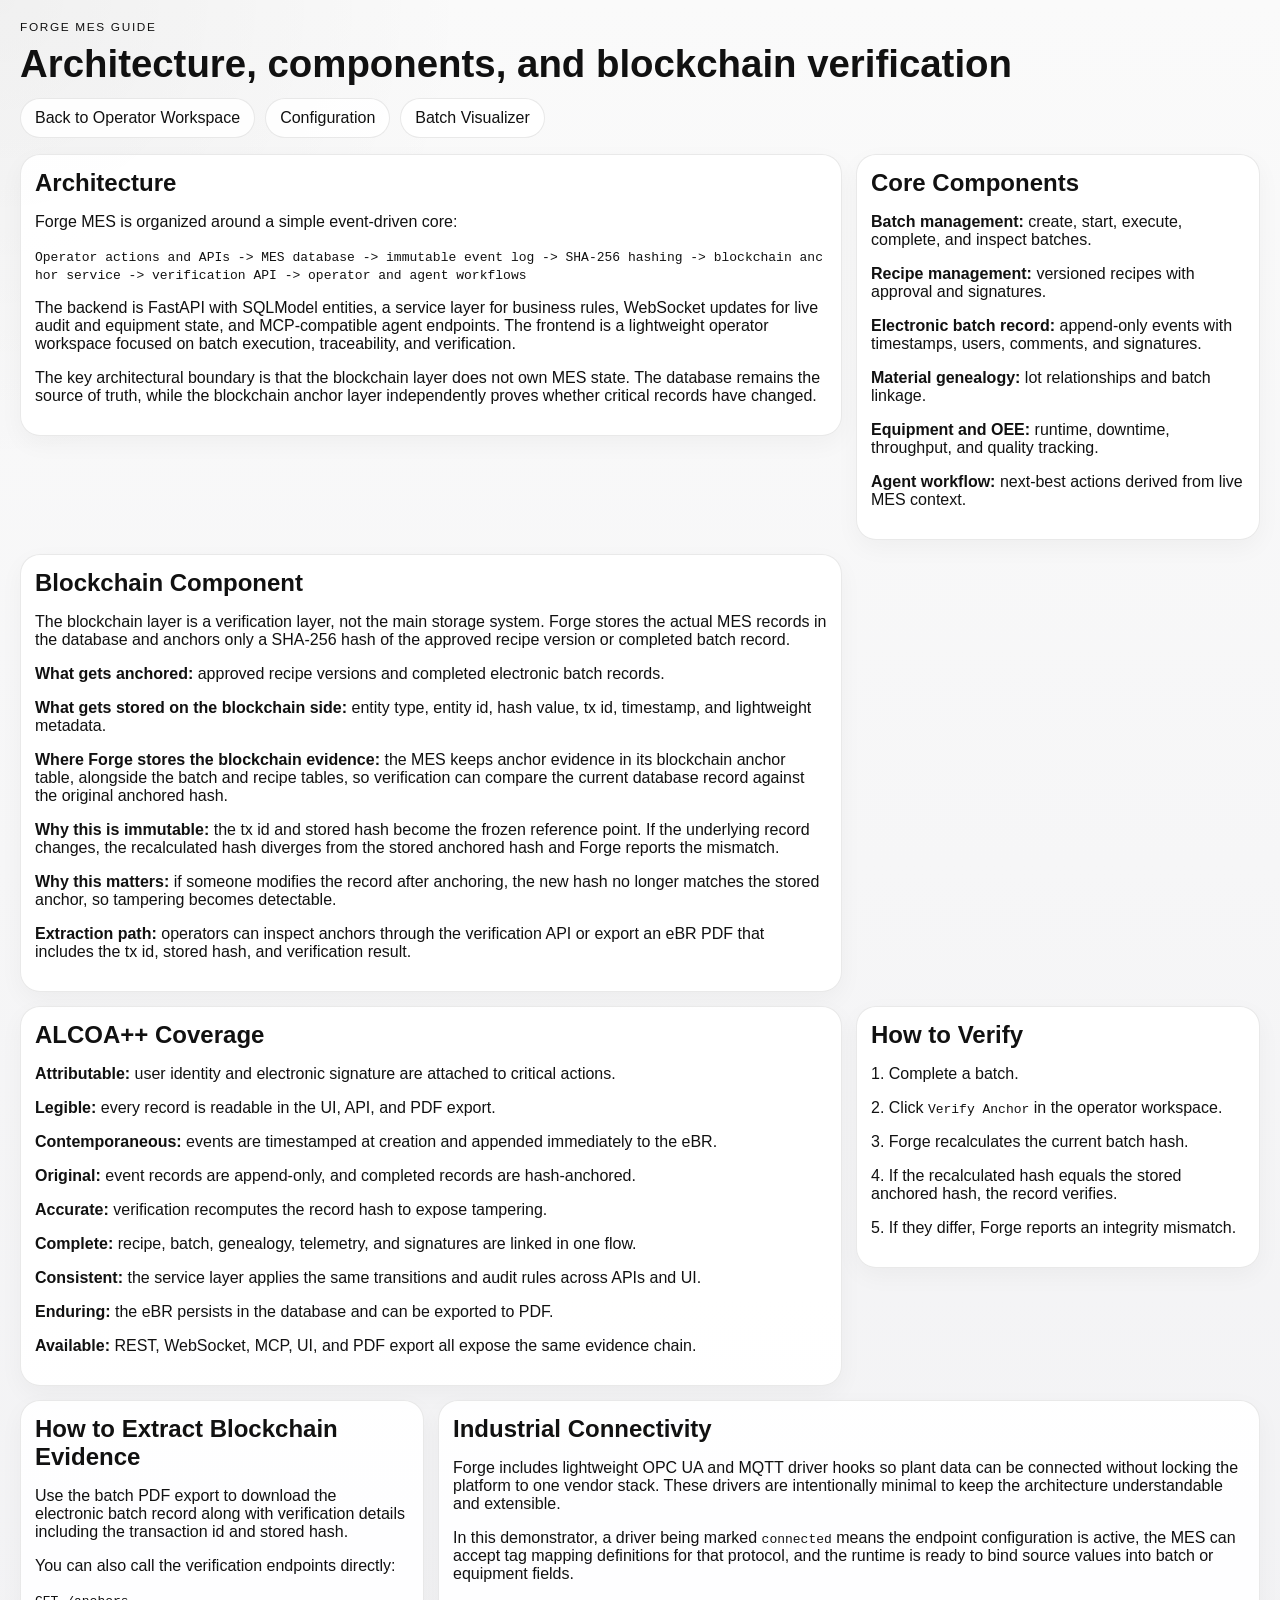
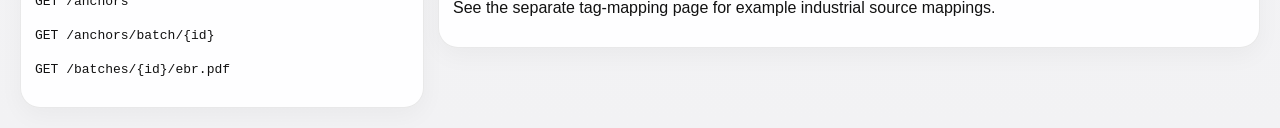
<file: static/guide.html>
<!DOCTYPE html>
<html lang="en">
<head>
  <meta charset="UTF-8">
  <meta name="viewport" content="width=device-width, initial-scale=1.0">
  <title>Forge MES Guide</title>
  <link rel="stylesheet" href="/static/styles.css">
</head>
<body>
  <main class="layout guide-layout">
    <section class="guide-header">
      <p class="eyebrow">Forge MES Guide</p>
      <h1 class="guide-title">Architecture, components, and blockchain verification</h1>
      <div class="topbar">
        <a class="nav-link" href="/">Back to Operator Workspace</a>
        <a class="nav-link" href="/configuration">Configuration</a>
        <a class="nav-link" href="/batch-visualizer">Batch Visualizer</a>
      </div>
    </section>

    <section class="guide-grid">
      <article class="card wide-card">
        <h2>Architecture</h2>
        <p>Forge MES is organized around a simple event-driven core:</p>
        <p><code>Operator actions and APIs -> MES database -> immutable event log -> SHA-256 hashing -> blockchain anchor service -> verification API -> operator and agent workflows</code></p>
        <p>The backend is FastAPI with SQLModel entities, a service layer for business rules, WebSocket updates for live audit and equipment state, and MCP-compatible agent endpoints. The frontend is a lightweight operator workspace focused on batch execution, traceability, and verification.</p>
        <p>The key architectural boundary is that the blockchain layer does not own MES state. The database remains the source of truth, while the blockchain anchor layer independently proves whether critical records have changed.</p>
      </article>

      <article class="card">
        <h2>Core Components</h2>
        <p><strong>Batch management:</strong> create, start, execute, complete, and inspect batches.</p>
        <p><strong>Recipe management:</strong> versioned recipes with approval and signatures.</p>
        <p><strong>Electronic batch record:</strong> append-only events with timestamps, users, comments, and signatures.</p>
        <p><strong>Material genealogy:</strong> lot relationships and batch linkage.</p>
        <p><strong>Equipment and OEE:</strong> runtime, downtime, throughput, and quality tracking.</p>
        <p><strong>Agent workflow:</strong> next-best actions derived from live MES context.</p>
      </article>

      <article class="card wide-card">
        <h2>Blockchain Component</h2>
        <p>The blockchain layer is a verification layer, not the main storage system. Forge stores the actual MES records in the database and anchors only a SHA-256 hash of the approved recipe version or completed batch record.</p>
        <p><strong>What gets anchored:</strong> approved recipe versions and completed electronic batch records.</p>
        <p><strong>What gets stored on the blockchain side:</strong> entity type, entity id, hash value, tx id, timestamp, and lightweight metadata.</p>
        <p><strong>Where Forge stores the blockchain evidence:</strong> the MES keeps anchor evidence in its blockchain anchor table, alongside the batch and recipe tables, so verification can compare the current database record against the original anchored hash.</p>
        <p><strong>Why this is immutable:</strong> the tx id and stored hash become the frozen reference point. If the underlying record changes, the recalculated hash diverges from the stored anchored hash and Forge reports the mismatch.</p>
        <p><strong>Why this matters:</strong> if someone modifies the record after anchoring, the new hash no longer matches the stored anchor, so tampering becomes detectable.</p>
        <p><strong>Extraction path:</strong> operators can inspect anchors through the verification API or export an eBR PDF that includes the tx id, stored hash, and verification result.</p>
      </article>

      <article class="card wide-card">
        <h2>ALCOA++ Coverage</h2>
        <p><strong>Attributable:</strong> user identity and electronic signature are attached to critical actions.</p>
        <p><strong>Legible:</strong> every record is readable in the UI, API, and PDF export.</p>
        <p><strong>Contemporaneous:</strong> events are timestamped at creation and appended immediately to the eBR.</p>
        <p><strong>Original:</strong> event records are append-only, and completed records are hash-anchored.</p>
        <p><strong>Accurate:</strong> verification recomputes the record hash to expose tampering.</p>
        <p><strong>Complete:</strong> recipe, batch, genealogy, telemetry, and signatures are linked in one flow.</p>
        <p><strong>Consistent:</strong> the service layer applies the same transitions and audit rules across APIs and UI.</p>
        <p><strong>Enduring:</strong> the eBR persists in the database and can be exported to PDF.</p>
        <p><strong>Available:</strong> REST, WebSocket, MCP, UI, and PDF export all expose the same evidence chain.</p>
      </article>

      <article class="card">
        <h2>How to Verify</h2>
        <p>1. Complete a batch.</p>
        <p>2. Click <code>Verify Anchor</code> in the operator workspace.</p>
        <p>3. Forge recalculates the current batch hash.</p>
        <p>4. If the recalculated hash equals the stored anchored hash, the record verifies.</p>
        <p>5. If they differ, Forge reports an integrity mismatch.</p>
      </article>

      <article class="card">
        <h2>How to Extract Blockchain Evidence</h2>
        <p>Use the batch PDF export to download the electronic batch record along with verification details including the transaction id and stored hash.</p>
        <p>You can also call the verification endpoints directly:</p>
        <p><code>GET /anchors</code></p>
        <p><code>GET /anchors/batch/{id}</code></p>
        <p><code>GET /batches/{id}/ebr.pdf</code></p>
      </article>

      <article class="card wide-card">
        <h2>Industrial Connectivity</h2>
        <p>Forge includes lightweight OPC UA and MQTT driver hooks so plant data can be connected without locking the platform to one vendor stack. These drivers are intentionally minimal to keep the architecture understandable and extensible.</p>
        <p>In this demonstrator, a driver being marked <code>connected</code> means the endpoint configuration is active, the MES can accept tag mapping definitions for that protocol, and the runtime is ready to bind source values into batch or equipment fields.</p>
        <p>See the separate tag-mapping page for example industrial source mappings.</p>
      </article>
    </section>
  </main>
</body>
</html>
</file>
<file: static/styles.css>
:root {
  --bg: #f5f5f7;
  --panel: rgba(255, 255, 255, 0.92);
  --panel-strong: rgba(255, 255, 255, 0.98);
  --line: rgba(15, 15, 15, 0.09);
  --ink: #111111;
  --muted: #6b6b6f;
  --accent: #111111;
  --accent-strong: #000000;
  --soft: #efeff1;
}

* {
  box-sizing: border-box;
}

body {
  margin: 0;
  font-family: "SF Pro Display", "SF Pro Text", -apple-system, BlinkMacSystemFont, "Helvetica Neue", sans-serif;
  color: var(--ink);
  background:
    radial-gradient(circle at top left, rgba(0, 0, 0, 0.04), transparent 22%),
    linear-gradient(180deg, #fafafa 0%, #f2f2f4 100%);
}

.layout {
  max-width: 1400px;
  margin: 0 auto;
  padding: 20px;
}

.hero-panel {
  display: grid;
  grid-template-columns: minmax(0, 1.4fr) minmax(320px, 1fr);
  gap: 14px;
  margin-bottom: 14px;
}

.hero-copy {
  border: 1px solid var(--line);
  border-radius: 20px;
  background: var(--panel-strong);
  box-shadow: 0 10px 30px rgba(0, 0, 0, 0.05);
}

.hero-copy-minimal {
  padding: 20px 22px;
  display: flex;
  flex-direction: column;
  justify-content: center;
  min-height: 116px;
}

.brand-lockup {
  margin-bottom: 6px;
}

.eyebrow,
.brand-mark {
  margin: 0 0 8px;
  text-transform: uppercase;
  letter-spacing: 0.14em;
  color: var(--ink);
  font-size: 0.74rem;
}

.brand-mark {
  font-family: "SF Pro Display", "SF Pro Text", -apple-system, BlinkMacSystemFont, "Helvetica Neue", sans-serif;
  font-weight: 600;
  font-size: clamp(2rem, 4vw, 3.4rem);
  letter-spacing: 0.09em;
  margin: 0;
}

.hero-tagline {
  margin: 0;
  font-size: 0.98rem;
  color: var(--muted);
}

h1,
h2 {
  margin: 0 0 12px;
}

.guide-title {
  font-size: clamp(1.8rem, 3vw, 3rem);
}

.tiny,
.subtle {
  color: var(--muted);
}

.topbar,
.pill-row {
  display: flex;
  flex-wrap: wrap;
  gap: 10px;
  align-items: center;
  margin-bottom: 14px;
}

.status-strip {
  margin-bottom: 14px;
}

.status-message {
  padding: 12px 14px;
  border-radius: 14px;
  border: 1px solid var(--line);
  background: rgba(255, 255, 255, 0.86);
  color: var(--muted);
  font-size: 0.95rem;
}

.metric-chip,
.pill,
.nav-link {
  padding: 10px 14px;
  border-radius: 999px;
  background: rgba(255, 255, 255, 0.88);
  border: 1px solid var(--line);
}

.metric-chip span,
.pill span {
  display: block;
  font-size: 0.76rem;
  color: var(--muted);
}

.nav-link {
  color: var(--ink);
  text-decoration: none;
}

.primary-grid,
.guide-grid {
  display: grid;
  grid-template-columns: repeat(12, 1fr);
  gap: 14px;
  align-items: start;
}

.card {
  grid-column: span 4;
  background: var(--panel);
  border: 1px solid var(--line);
  border-radius: 20px;
  padding: 14px;
  box-shadow: 0 8px 24px rgba(0, 0, 0, 0.04);
  align-self: start;
}

.identity-card,
.accent-card {
  background: var(--panel-strong);
}

.wide-card {
  grid-column: span 8;
}

.full-span {
  grid-column: span 12;
}

.guide-layout .wide-card {
  grid-column: span 8;
}

.guide-header {
  margin-bottom: 16px;
}

label {
  display: block;
  margin-bottom: 10px;
  color: var(--muted);
  font-size: 0.92rem;
}

input,
button,
select {
  width: 100%;
  margin-top: 4px;
  border-radius: 12px;
  border: 1px solid rgba(15, 15, 15, 0.1);
  padding: 10px 12px;
  font: inherit;
}

input,
select {
  background: white;
  color: var(--ink);
}

button {
  background: linear-gradient(135deg, var(--accent), var(--accent-strong));
  color: white;
  font-weight: 700;
  border: none;
  cursor: pointer;
}

button:disabled {
  background: linear-gradient(135deg, #d4d4d8, #c7c7cc);
  color: #7c7c82;
  cursor: not-allowed;
}

button.secondary {
  background: linear-gradient(135deg, #cfcfd4, #bdbec4);
  color: #111111;
}

.actions {
  display: grid;
  grid-template-columns: repeat(3, 1fr);
  gap: 8px;
  margin-bottom: 10px;
}

.actions.two-col {
  grid-template-columns: repeat(2, 1fr);
}

.chat-panel,
.code,
.events,
.instructions,
.driver-list,
.explain-panel {
  background: #fbfbfc;
  border: 1px solid rgba(15, 15, 15, 0.08);
  border-radius: 16px;
  padding: 14px;
  min-height: 110px;
  overflow: auto;
}

.compact-code {
  min-height: 110px;
}

.events,
.instructions {
  max-height: 320px;
}

.event,
.instruction-step,
.driver-item {
  padding: 8px 0;
  border-bottom: 1px solid rgba(123, 202, 181, 0.12);
}

.explain-panel {
  margin-top: 12px;
  min-height: auto;
}

.flow-graph {
  display: grid;
  grid-template-columns: minmax(0, 1fr) 20px minmax(0, 1fr) 20px minmax(0, 1fr) 20px minmax(0, 1fr) 20px minmax(0, 1fr);
  gap: 10px;
  align-items: center;
}

.flow-node {
  background: white;
  border: 1px solid rgba(15, 15, 15, 0.08);
  border-radius: 18px;
  padding: 14px;
  min-height: 130px;
}

.flow-node strong {
  display: block;
  margin-bottom: 8px;
}

.flow-node span {
  color: var(--muted);
  font-size: 0.92rem;
}

.flow-arrow {
  display: flex;
  align-items: center;
  justify-content: center;
  color: var(--muted);
  font-size: 1rem;
}

hr {
  border: none;
  border-top: 1px solid rgba(123, 202, 181, 0.12);
  margin: 14px 0;
}

code {
  word-break: break-all;
}

.config-grid,
.toolbar-row {
  display: grid;
  grid-template-columns: repeat(3, minmax(0, 1fr));
  gap: 10px;
  align-items: end;
}

.compact-actions {
  margin-top: 10px;
}

.table-wrap {
  overflow: auto;
  border: 1px solid rgba(15, 15, 15, 0.08);
  border-radius: 16px;
  background: #fbfbfc;
}

.data-table {
  width: 100%;
  border-collapse: collapse;
  min-width: 860px;
}

.data-table th,
.data-table td {
  padding: 10px 12px;
  border-bottom: 1px solid rgba(15, 15, 15, 0.08);
  text-align: left;
  vertical-align: top;
}

.data-table th {
  font-size: 0.8rem;
  text-transform: uppercase;
  letter-spacing: 0.08em;
  color: var(--muted);
}

.data-table input {
  min-width: 120px;
  margin-top: 0;
}

.table-button {
  min-width: 80px;
  padding: 8px 10px;
}

.timeline-graph {
  display: grid;
  gap: 10px;
  margin-top: 12px;
}

.timeline-node {
  display: grid;
  grid-template-columns: 18px minmax(0, 1fr);
  gap: 12px;
  align-items: start;
}

.timeline-dot {
  width: 14px;
  height: 14px;
  border-radius: 999px;
  background: var(--accent);
  margin-top: 14px;
}

.timeline-card {
  border: 1px solid rgba(15, 15, 15, 0.08);
  border-radius: 14px;
  padding: 12px 14px;
  background: white;
  display: grid;
  gap: 4px;
}

.timeline-card span {
  color: var(--muted);
  font-size: 0.92rem;
}

@media (max-width: 1100px) {
  .hero-panel,
  .primary-grid,
  .guide-grid {
    grid-template-columns: 1fr;
  }

  .card,
  .wide-card {
    grid-column: span 1;
  }

  .flow-graph,
  .config-grid,
  .toolbar-row {
    grid-template-columns: 1fr;
  }

  .flow-arrow {
    transform: rotate(90deg);
  }
}

@media (max-width: 820px) {
  .actions,
  .actions.two-col {
    grid-template-columns: 1fr;
  }
}
</file>
